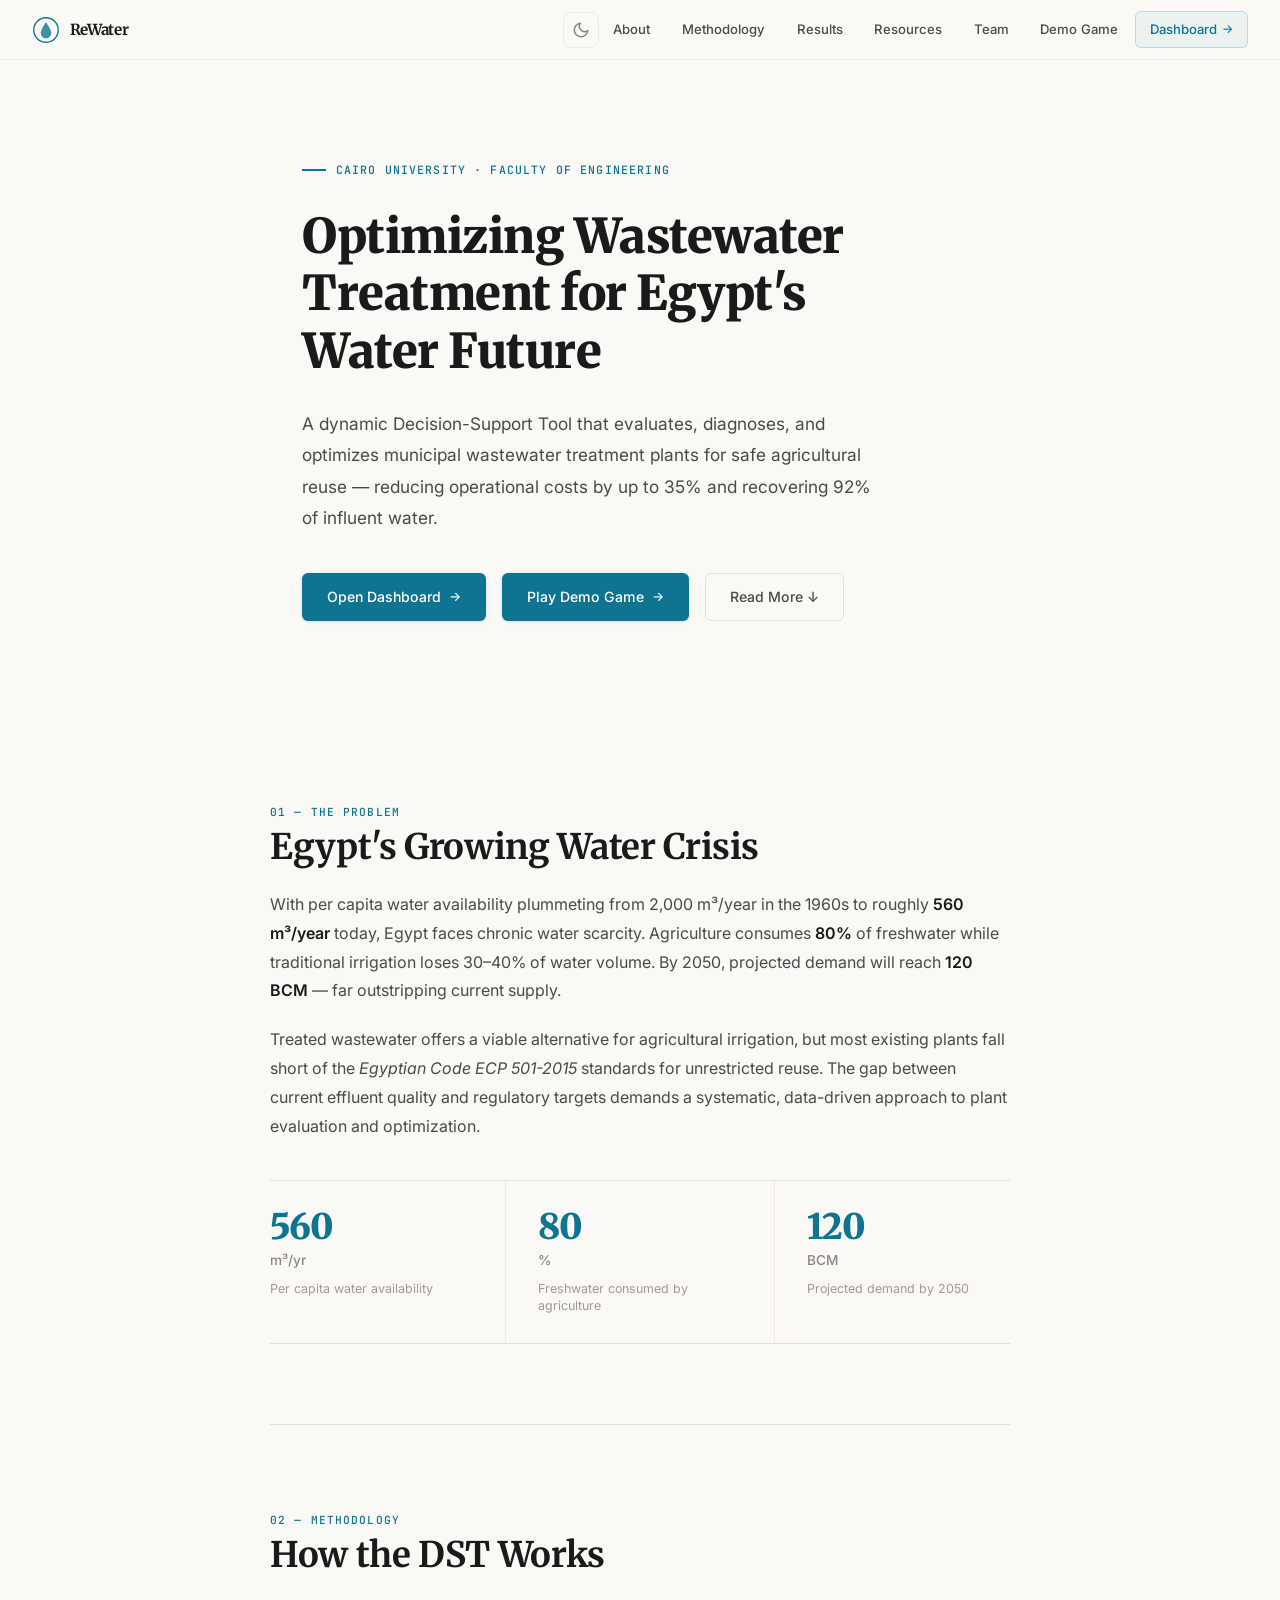
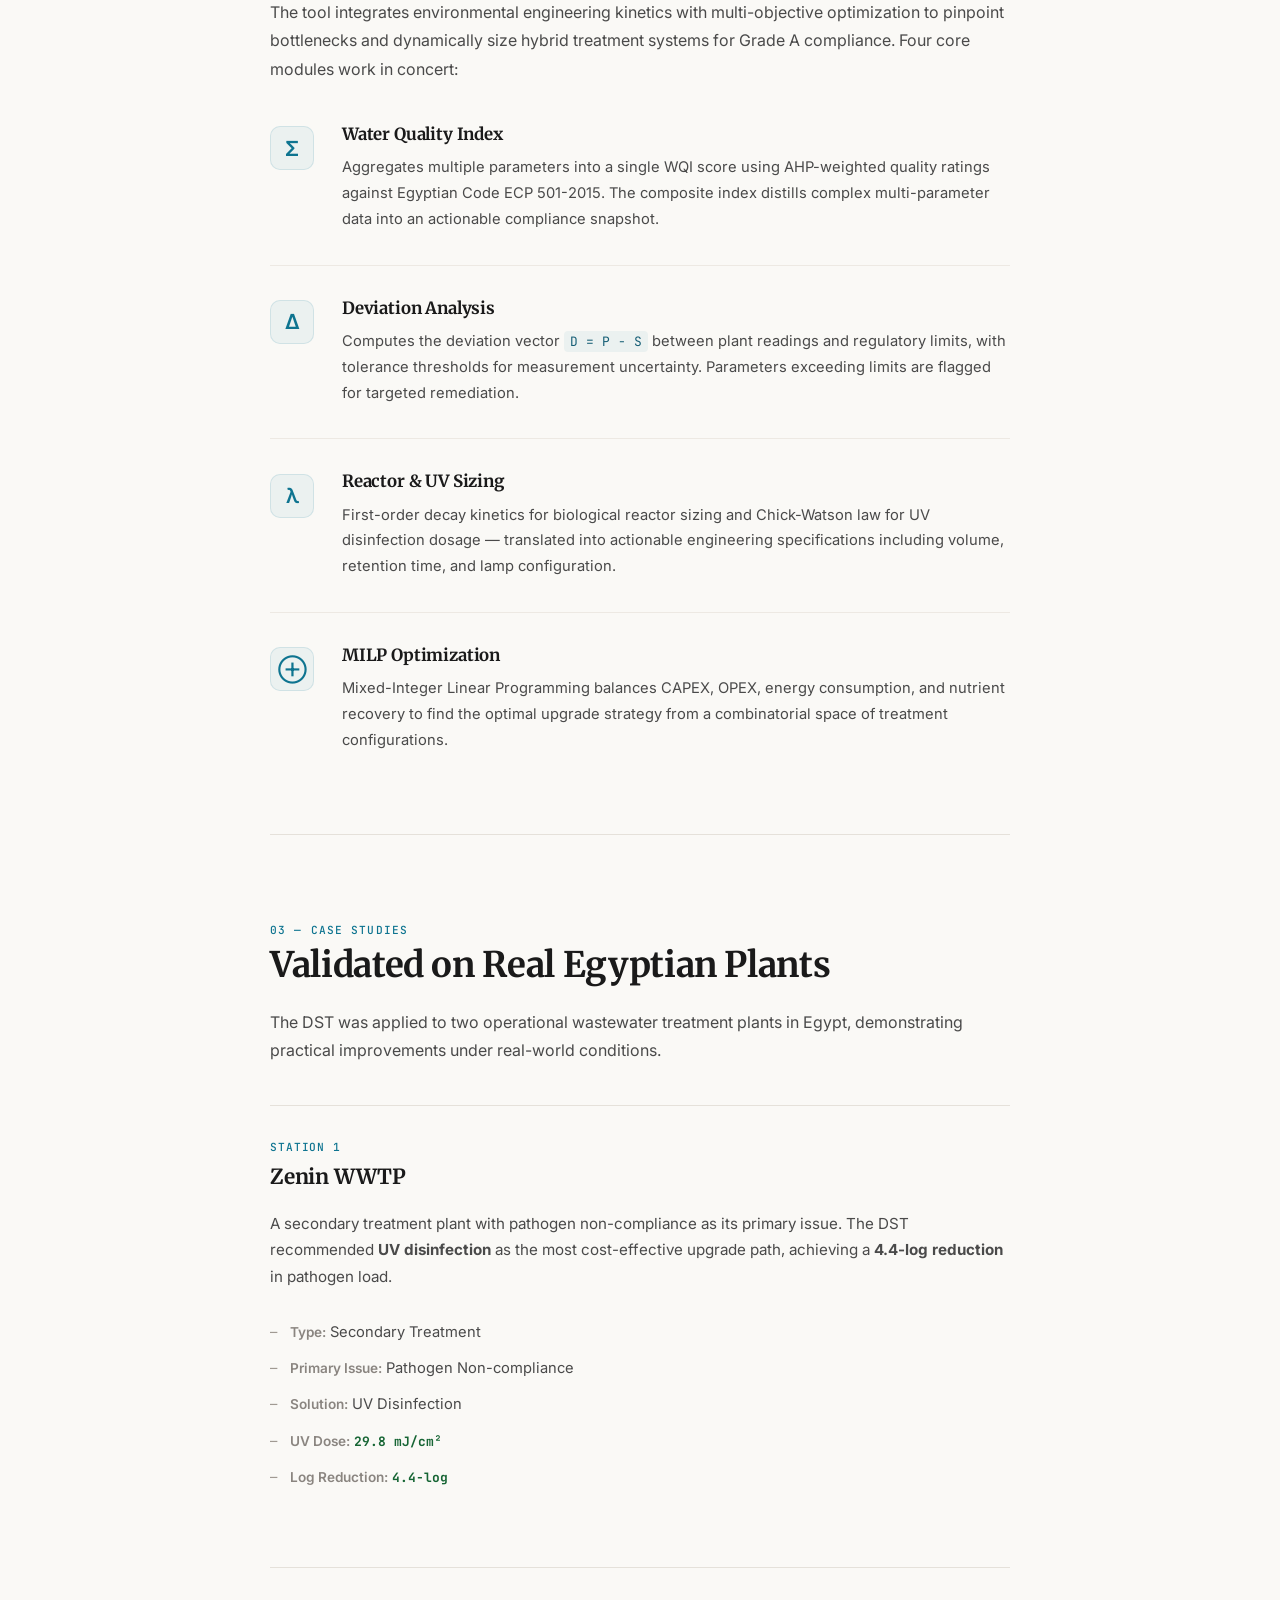
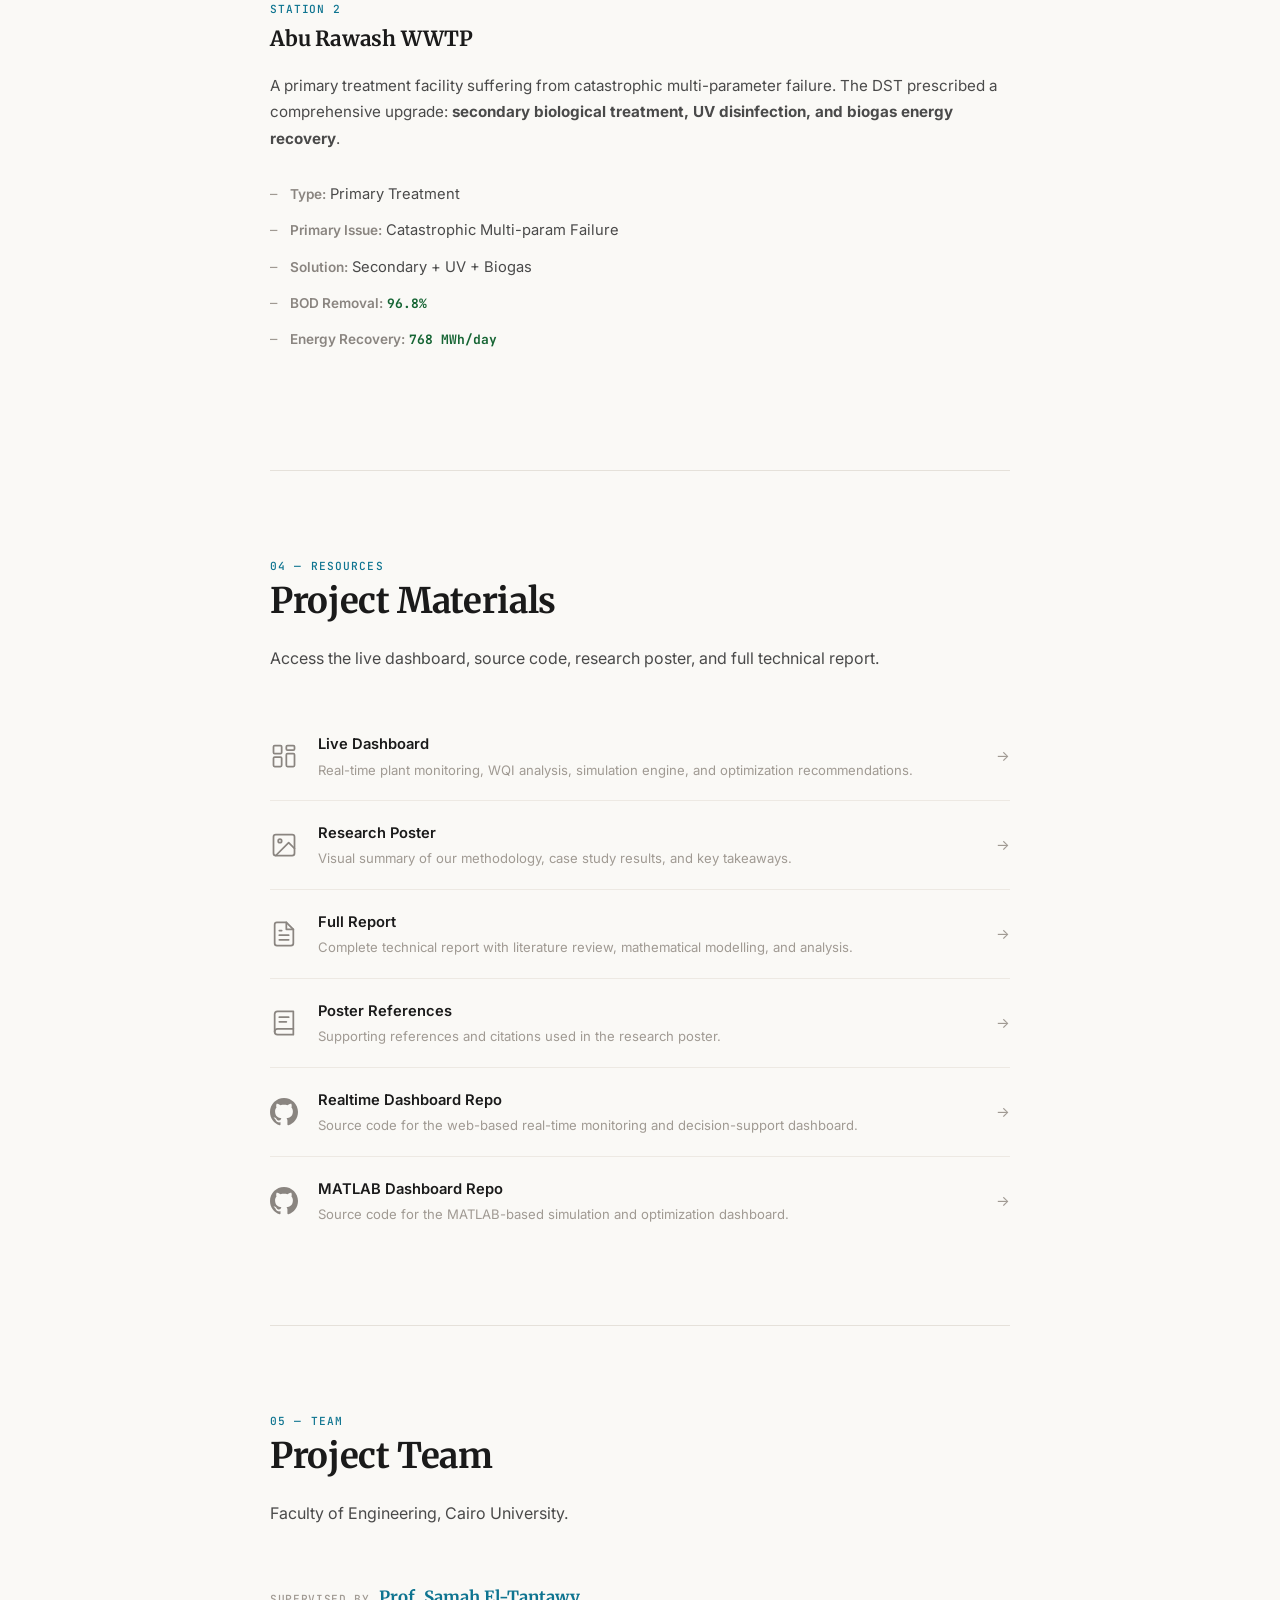
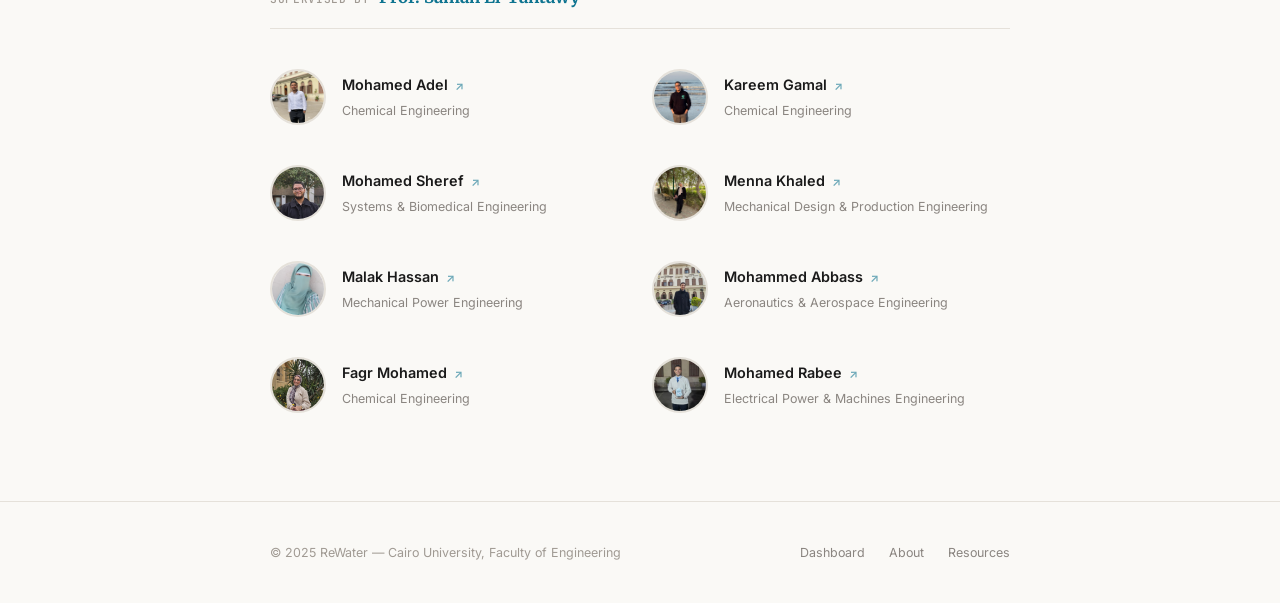
<file: index.html>
<!DOCTYPE html>
<html lang="en">

<head>
    <meta charset="UTF-8">
    <meta name="viewport" content="width=device-width, initial-scale=1.0">
    <meta name="description"
        content="A Decision-Support Tool for optimizing Egyptian wastewater treatment plants — enabling sustainable agricultural water reuse through data-driven analysis.">
    <title>ReWater | Learn More</title>
    <link rel="preconnect" href="https://fonts.googleapis.com">
    <link rel="preconnect" href="https://fonts.gstatic.com" crossorigin>
    <link
        href="https://fonts.googleapis.com/css2?family=Merriweather:ital,wght@0,300;0,400;0,700;0,900;1,300;1,400&family=Inter:wght@300;400;500;600&family=JetBrains+Mono:wght@400;500&display=swap"
        rel="stylesheet">
    <link rel="stylesheet" href="style.css">
</head>

<body>
    <!-- Navigation -->
    <nav class="nav" id="nav">
        <a href="/" class="nav-brand">
            <svg viewBox="0 0 32 32" fill="none" class="nav-logo">
                <circle cx="16" cy="16" r="14" stroke="url(#navGrad)" stroke-width="1.5" fill="none" />
                <path d="M16 7 C16 7 10 15 10 19 C10 22.5 12.7 25.5 16 25.5 C19.3 25.5 22 22.5 22 19 C22 15 16 7 16 7Z"
                    fill="url(#navGrad)" opacity="0.8" />
                <defs>
                    <linearGradient id="navGrad" x1="0" y1="0" x2="32" y2="32">
                        <stop offset="0%" stop-color="#0e7490" />
                        <stop offset="100%" stop-color="#2563eb" />
                    </linearGradient>
                </defs>
            </svg>
            <span class="nav-brand-text">ReWater</span>
        </a>
        <div class="nav-controls">
            <button class="theme-toggle" id="theme-toggle" aria-label="Toggle dark mode">
                <svg class="icon-sun" width="18" height="18" viewBox="0 0 24 24" fill="none" stroke="currentColor"
                    stroke-width="2" stroke-linecap="round" stroke-linejoin="round">
                    <circle cx="12" cy="12" r="5" />
                    <line x1="12" y1="1" x2="12" y2="3" />
                    <line x1="12" y1="21" x2="12" y2="23" />
                    <line x1="4.22" y1="4.22" x2="5.64" y2="5.64" />
                    <line x1="18.36" y1="18.36" x2="19.78" y2="19.78" />
                    <line x1="1" y1="12" x2="3" y2="12" />
                    <line x1="21" y1="12" x2="23" y2="12" />
                    <line x1="4.22" y1="19.78" x2="5.64" y2="18.36" />
                    <line x1="18.36" y1="5.64" x2="19.78" y2="4.22" />
                </svg>
                <svg class="icon-moon" width="18" height="18" viewBox="0 0 24 24" fill="none" stroke="currentColor"
                    stroke-width="2" stroke-linecap="round" stroke-linejoin="round">
                    <path d="M21 12.79A9 9 0 1 1 11.21 3 7 7 0 0 0 21 12.79z" />
                </svg>
            </button>
            <button class="nav-toggle" id="nav-toggle" aria-label="Toggle menu">
                <svg width="24" height="24" viewBox="0 0 24 24" fill="none" stroke="currentColor" stroke-width="2"
                    stroke-linecap="round">
                    <line x1="3" y1="6" x2="21" y2="6" />
                    <line x1="3" y1="12" x2="21" y2="12" />
                    <line x1="3" y1="18" x2="21" y2="18" />
                </svg>
            </button>
        </div>
        <div class="nav-links" id="nav-links">
            <a href="#about" class="nav-link">About</a>
            <a href="#methodology" class="nav-link">Methodology</a>
            <a href="#results" class="nav-link">Results</a>
            <a href="#resources" class="nav-link">Resources</a>
            <a href="#team" class="nav-link">Team</a>
            <a href="game/index.html" class="nav-link">Demo Game</a>
            <a href="https://aqua-jokers.up.railway.app/" class="nav-link nav-link--primary" target="_blank"
                rel="noopener">Dashboard <span class="arrow">→</span></a>
        </div>
    </nav>

    <!-- Hero -->
    <header class="hero" id="hero">
        <div class="hero-kicker anim-fade" data-delay="1">Cairo University · Faculty of Engineering</div>
        <h1 class="hero-title anim-fade" data-delay="2">
            Optimizing Wastewater Treatment for Egypt's Water Future
        </h1>
        <p class="hero-subtitle anim-fade" data-delay="3">
            A dynamic Decision-Support Tool that evaluates, diagnoses, and optimizes
            municipal wastewater treatment plants for safe agricultural reuse — reducing
            operational costs by up to 35% and recovering 92% of influent water.
        </p>
        <div class="hero-actions anim-fade" data-delay="4">
            <a href="https://aqua-jokers.up.railway.app/" class="btn btn-primary" id="btn-dashboard" target="_blank"
                rel="noopener">Open Dashboard <span class="arrow">→</span></a>
            <a href="game/index.html" class="btn btn-primary">Play Demo Game <span class="arrow">→</span></a>
            <a href="#about" class="btn btn-ghost">Read More ↓</a>
        </div>
    </header>

    <main>
        <!-- About / Problem -->
        <section class="section" id="about">
            <div class="section-inner reveal">
                <span class="section-label">01 — The Problem</span>
                <h2>Egypt's Growing Water Crisis</h2>
                <div class="prose">
                    <p>
                        With per capita water availability plummeting from 2,000 m³/year in the 1960s to
                        roughly <strong>560 m³/year</strong> today, Egypt faces chronic water scarcity. Agriculture
                        consumes
                        <strong>80%</strong> of freshwater while traditional irrigation loses 30–40% of water volume.
                        By 2050, projected demand will reach <strong>120 BCM</strong> — far outstripping current supply.
                    </p>
                    <p>
                        Treated wastewater offers a viable alternative for agricultural irrigation, but most
                        existing plants fall short of the <em>Egyptian Code ECP 501-2015</em> standards for
                        unrestricted reuse. The gap between current effluent quality and regulatory targets
                        demands a systematic, data-driven approach to plant evaluation and optimization.
                    </p>
                </div>

                <div class="stat-strip">
                    <div class="stat">
                        <span class="stat-value">560</span>
                        <span class="stat-unit">m³/yr</span>
                        <span class="stat-caption">Per capita water availability</span>
                    </div>
                    <div class="stat">
                        <span class="stat-value">80</span>
                        <span class="stat-unit">%</span>
                        <span class="stat-caption">Freshwater consumed by agriculture</span>
                    </div>
                    <div class="stat">
                        <span class="stat-value">120</span>
                        <span class="stat-unit">BCM</span>
                        <span class="stat-caption">Projected demand by 2050</span>
                    </div>
                </div>
            </div>
        </section>

        <hr class="divider">

        <!-- Methodology -->
        <section class="section" id="methodology">
            <div class="section-inner reveal">
                <span class="section-label">02 — Methodology</span>
                <h2>How the DST Works</h2>
                <div class="prose">
                    <p>
                        The tool integrates environmental engineering kinetics with multi-objective
                        optimization to pinpoint bottlenecks and dynamically size hybrid treatment
                        systems for Grade A compliance. Four core modules work in concert:
                    </p>
                </div>

                <div class="method-list">
                    <div class="method-item reveal">
                        <span class="method-symbol">Σ</span>
                        <div class="method-body">
                            <h3>Water Quality Index</h3>
                            <p>
                                Aggregates multiple parameters into a single WQI score using AHP-weighted
                                quality ratings against Egyptian Code ECP 501-2015. The composite index
                                distills complex multi-parameter data into an actionable compliance snapshot.
                            </p>
                        </div>
                    </div>

                    <div class="method-item reveal">
                        <span class="method-symbol">Δ</span>
                        <div class="method-body">
                            <h3>Deviation Analysis</h3>
                            <p>
                                Computes the deviation vector <code>D = P − S</code> between plant readings and
                                regulatory limits, with tolerance thresholds for measurement uncertainty. Parameters
                                exceeding limits are flagged for targeted remediation.
                            </p>
                        </div>
                    </div>

                    <div class="method-item reveal">
                        <span class="method-symbol">λ</span>
                        <div class="method-body">
                            <h3>Reactor & UV Sizing</h3>
                            <p>
                                First-order decay kinetics for biological reactor sizing and Chick-Watson law
                                for UV disinfection dosage — translated into actionable engineering specifications
                                including volume, retention time, and lamp configuration.
                            </p>
                        </div>
                    </div>

                    <div class="method-item reveal">
                        <span class="method-symbol">⊕</span>
                        <div class="method-body">
                            <h3>MILP Optimization</h3>
                            <p>
                                Mixed-Integer Linear Programming balances CAPEX, OPEX, energy consumption,
                                and nutrient recovery to find the optimal upgrade strategy from a combinatorial
                                space of treatment configurations.
                            </p>
                        </div>
                    </div>
                </div>
            </div>
        </section>

        <hr class="divider">

        <!-- Results / Case Studies -->
        <section class="section" id="results">
            <div class="section-inner reveal">
                <span class="section-label">03 — Case Studies</span>
                <h2>Validated on Real Egyptian Plants</h2>
                <div class="prose">
                    <p>
                        The DST was applied to two operational wastewater treatment plants in Egypt,
                        demonstrating practical improvements under real-world conditions.
                    </p>
                </div>

                <article class="case-study reveal">
                    <div class="case-header">
                        <span class="case-number">Station 1</span>
                        <h3>Zenin WWTP</h3>
                    </div>
                    <div class="case-content">
                        <p>
                            A secondary treatment plant with pathogen non-compliance as its primary issue.
                            The DST recommended <strong>UV disinfection</strong> as the most cost-effective
                            upgrade path, achieving a <strong>4.4-log reduction</strong> in pathogen load.
                        </p>
                        <ul class="case-bullets">
                            <li><span class="bullet-label">Type:</span> Secondary Treatment</li>
                            <li><span class="bullet-label">Primary Issue:</span> Pathogen Non-compliance</li>
                            <li><span class="bullet-label">Solution:</span> UV Disinfection</li>
                            <li><span class="bullet-label">UV Dose:</span> <strong class="highlight">29.8
                                    mJ/cm²</strong></li>
                            <li><span class="bullet-label">Log Reduction:</span> <strong
                                    class="highlight">4.4-log</strong></li>
                        </ul>
                    </div>
                </article>

                <article class="case-study reveal">
                    <div class="case-header">
                        <span class="case-number">Station 2</span>
                        <h3>Abu Rawash WWTP</h3>
                    </div>
                    <div class="case-content">
                        <p>
                            A primary treatment facility suffering from catastrophic multi-parameter failure.
                            The DST prescribed a comprehensive upgrade: <strong>secondary biological treatment,
                                UV disinfection, and biogas energy recovery</strong>.
                        </p>
                        <ul class="case-bullets">
                            <li><span class="bullet-label">Type:</span> Primary Treatment</li>
                            <li><span class="bullet-label">Primary Issue:</span> Catastrophic Multi-param Failure</li>
                            <li><span class="bullet-label">Solution:</span> Secondary + UV + Biogas</li>
                            <li><span class="bullet-label">BOD Removal:</span> <strong class="highlight">96.8%</strong>
                            </li>
                            <li><span class="bullet-label">Energy Recovery:</span> <strong class="highlight">768
                                    MWh/day</strong></li>
                        </ul>
                    </div>
                </article>
            </div>
        </section>

        <hr class="divider">

        <!-- Resources -->
        <section class="section" id="resources">
            <div class="section-inner reveal">
                <span class="section-label">04 — Resources</span>
                <h2>Project Materials</h2>
                <div class="prose">
                    <p>
                        Access the live dashboard, source code, research poster, and full technical report.
                    </p>
                </div>

                <ul class="resource-list">
                    <li class="resource-item">
                        <a href="https://aqua-jokers.up.railway.app/" target="_blank" rel="noopener"
                            class="resource-link" id="resource-dashboard">
                            <span class="resource-icon">
                                <svg viewBox="0 0 24 24" fill="none" stroke="currentColor" stroke-width="1.5"
                                    stroke-linecap="round" stroke-linejoin="round">
                                    <rect x="3" y="3" width="7" height="7" rx="1" />
                                    <rect x="14" y="3" width="7" height="4" rx="1" />
                                    <rect x="14" y="10" width="7" height="11" rx="1" />
                                    <rect x="3" y="13" width="7" height="8" rx="1" />
                                </svg>
                            </span>
                            <span class="resource-text">
                                <strong>Live Dashboard</strong>
                                <span>Real-time plant monitoring, WQI analysis, simulation engine, and optimization
                                    recommendations.</span>
                            </span>
                            <span class="resource-arrow">→</span>
                        </a>
                    </li>
                    <li class="resource-item">
                        <a href="https://drive.google.com/file/d/1F8S_6lDQwGZ-6_InFYoDV-iAZ7H4aVz4/view?usp=drive_link"
                            target="_blank" rel="noopener" class="resource-link" id="resource-poster">
                            <span class="resource-icon">
                                <svg viewBox="0 0 24 24" fill="none" stroke="currentColor" stroke-width="1.5"
                                    stroke-linecap="round" stroke-linejoin="round">
                                    <rect x="3" y="3" width="18" height="18" rx="2" />
                                    <circle cx="8.5" cy="8.5" r="1.5" />
                                    <path d="M21 15l-5-5L5 21" />
                                </svg>
                            </span>
                            <span class="resource-text">
                                <strong>Research Poster</strong>
                                <span>Visual summary of our methodology, case study results, and key takeaways.</span>
                            </span>
                            <span class="resource-arrow">→</span>
                        </a>
                    </li>
                    <li class="resource-item">
                        <a href="https://drive.google.com/file/d/1kmgJVwlMp7bI6YnoC-Ce6Fki9peo1pNg/view?usp=drive_link"
                            target="_blank" rel="noopener" class="resource-link" id="resource-report">
                            <span class="resource-icon">
                                <svg viewBox="0 0 24 24" fill="none" stroke="currentColor" stroke-width="1.5"
                                    stroke-linecap="round" stroke-linejoin="round">
                                    <path d="M14 2H6a2 2 0 00-2 2v16a2 2 0 002 2h12a2 2 0 002-2V8z" />
                                    <polyline points="14 2 14 8 20 8" />
                                    <line x1="16" y1="13" x2="8" y2="13" />
                                    <line x1="16" y1="17" x2="8" y2="17" />
                                    <line x1="10" y1="9" x2="8" y2="9" />
                                </svg>
                            </span>
                            <span class="resource-text">
                                <strong>Full Report</strong>
                                <span>Complete technical report with literature review, mathematical modelling, and
                                    analysis.</span>
                            </span>
                            <span class="resource-arrow">→</span>
                        </a>
                    </li>
                    <li class="resource-item">
                        <a href="https://drive.google.com/file/d/1fYaI6Lo-sH-uHoBbtA8k-HZCbzqavpZR/view?usp=drive_link"
                            target="_blank" rel="noopener" class="resource-link" id="resource-poster-refs">
                            <span class="resource-icon">
                                <svg viewBox="0 0 24 24" fill="none" stroke="currentColor" stroke-width="1.5"
                                    stroke-linecap="round" stroke-linejoin="round">
                                    <path d="M4 19.5A2.5 2.5 0 016.5 17H20" />
                                    <path d="M6.5 2H20v20H6.5A2.5 2.5 0 014 19.5v-15A2.5 2.5 0 016.5 2z" />
                                    <line x1="8" y1="7" x2="16" y2="7" />
                                    <line x1="8" y1="11" x2="14" y2="11" />
                                </svg>
                            </span>
                            <span class="resource-text">
                                <strong>Poster References</strong>
                                <span>Supporting references and citations used in the research poster.</span>
                            </span>
                            <span class="resource-arrow">→</span>
                        </a>
                    </li>
                    <li class="resource-item">
                        <a href="https://github.com/MhmdSheref/water-treatment" target="_blank" rel="noopener"
                            class="resource-link" id="resource-realtime-repo">
                            <span class="resource-icon">
                                <svg viewBox="0 0 24 24" fill="currentColor">
                                    <path
                                        d="M12 0C5.37 0 0 5.37 0 12c0 5.3 3.438 9.8 8.205 11.385.6.113.82-.258.82-.577 0-.285-.01-1.04-.015-2.04-3.338.724-4.042-1.61-4.042-1.61-.546-1.385-1.335-1.755-1.335-1.755-1.087-.744.084-.729.084-.729 1.205.084 1.838 1.236 1.838 1.236 1.07 1.835 2.809 1.305 3.495.998.108-.776.417-1.305.76-1.605-2.665-.3-5.466-1.332-5.466-5.93 0-1.31.465-2.38 1.235-3.22-.135-.303-.54-1.523.105-3.176 0 0 1.005-.322 3.3 1.23.96-.267 1.98-.399 3-.405 1.02.006 2.04.138 3 .405 2.28-1.552 3.285-1.23 3.285-1.23.645 1.653.24 2.873.12 3.176.765.84 1.23 1.91 1.23 3.22 0 4.61-2.805 5.625-5.475 5.92.42.36.81 1.096.81 2.22 0 1.605-.015 2.896-.015 3.286 0 .315.21.694.825.576C20.565 21.795 24 17.295 24 12 24 5.37 18.63 0 12 0z" />
                                </svg>
                            </span>
                            <span class="resource-text">
                                <strong>Realtime Dashboard Repo</strong>
                                <span>Source code for the web-based real-time monitoring and decision-support
                                    dashboard.</span>
                            </span>
                            <span class="resource-arrow">→</span>
                        </a>
                    </li>
                    <li class="resource-item">
                        <a href="#" class="resource-link" id="resource-matlab-repo" target="_blank" rel="noopener">
                            <span class="resource-icon">
                                <svg viewBox="0 0 24 24" fill="currentColor">
                                    <path
                                        d="M12 0C5.37 0 0 5.37 0 12c0 5.3 3.438 9.8 8.205 11.385.6.113.82-.258.82-.577 0-.285-.01-1.04-.015-2.04-3.338.724-4.042-1.61-4.042-1.61-.546-1.385-1.335-1.755-1.335-1.755-1.087-.744.084-.729.084-.729 1.205.084 1.838 1.236 1.838 1.236 1.07 1.835 2.809 1.305 3.495.998.108-.776.417-1.305.76-1.605-2.665-.3-5.466-1.332-5.466-5.93 0-1.31.465-2.38 1.235-3.22-.135-.303-.54-1.523.105-3.176 0 0 1.005-.322 3.3 1.23.96-.267 1.98-.399 3-.405 1.02.006 2.04.138 3 .405 2.28-1.552 3.285-1.23 3.285-1.23.645 1.653.24 2.873.12 3.176.765.84 1.23 1.91 1.23 3.22 0 4.61-2.805 5.625-5.475 5.92.42.36.81 1.096.81 2.22 0 1.605-.015 2.896-.015 3.286 0 .315.21.694.825.576C20.565 21.795 24 17.295 24 12 24 5.37 18.63 0 12 0z" />
                                </svg>
                            </span>
                            <span class="resource-text">
                                <strong>MATLAB Dashboard Repo</strong>
                                <span>Source code for the MATLAB-based simulation and optimization dashboard.</span>
                            </span>
                            <span class="resource-arrow">→</span>
                        </a>
                    </li>
                </ul>
            </div>
        </section>

        <hr class="divider">

        <!-- Team -->
        <section class="section" id="team">
            <div class="section-inner reveal">
                <span class="section-label">05 — Team</span>
                <h2>Project Team</h2>
                <div class="prose">
                    <p>Faculty of Engineering, Cairo University.</p>
                </div>

                <div class="supervisor">
                    <span class="supervisor-label">Supervised by</span>
                    <span class="supervisor-name">Prof. Samah El-Tantawy</span>
                </div>

                <div class="team-grid">
                    <a href="https://www.linkedin.com/in/mohamed-adel-333115373/" target="_blank" rel="noopener" class="team-member reveal">
                        <img src="members/Mohamed Adel.jpeg" alt="Mohamed Adel" class="team-photo" loading="lazy">
                        <div class="team-info">
                            <strong class="team-name">Mohamed Adel <span class="team-arrow">↗</span></strong>
                            <span class="team-dept">Chemical Engineering</span>
                        </div>
                    </a>
                    <a href="https://www.linkedin.com/in/kareem-gamal-487b27364/" target="_blank" rel="noopener" class="team-member reveal">
                        <img src="members/Kareem Gamal.jpeg" alt="Kareem Gamal" class="team-photo" loading="lazy">
                        <div class="team-info">
                            <strong class="team-name">Kareem Gamal <span class="team-arrow">↗</span></strong>
                            <span class="team-dept">Chemical Engineering</span>
                        </div>
                    </a>
                    <a href="https://www.linkedin.com/in/mohamed-sheref-elezaly/" target="_blank" rel="noopener" class="team-member reveal">
                        <img src="members/Mohamed Sheref.jpeg" alt="Mohamed Sheref" class="team-photo" loading="lazy">
                        <div class="team-info">
                            <strong class="team-name">Mohamed Sheref <span class="team-arrow">↗</span></strong>
                            <span class="team-dept">Systems & Biomedical Engineering</span>
                        </div>
                    </a>
                    <a href="https://www.linkedin.com/in/menna-khaled-2009b0243/" target="_blank" rel="noopener" class="team-member reveal">
                        <img src="members/Menna Khaled.jpeg" alt="Menna Khaled" class="team-photo" loading="lazy">
                        <div class="team-info">
                            <strong class="team-name">Menna Khaled <span class="team-arrow">↗</span></strong>
                            <span class="team-dept">Mechanical Design & Production Engineering</span>
                        </div>
                    </a>
                    <a href="https://www.linkedin.com/in/malak-hassan-ba59a1317/" target="_blank" rel="noopener" class="team-member reveal">
                        <img src="members/Malak Hassan.jpeg" alt="Malak Hassan" class="team-photo" loading="lazy">
                        <div class="team-info">
                            <strong class="team-name">Malak Hassan <span class="team-arrow">↗</span></strong>
                            <span class="team-dept">Mechanical Power Engineering</span>
                        </div>
                    </a>
                    <a href="https://www.linkedin.com/in/mohammed-abbass-4815b3357/" target="_blank" rel="noopener" class="team-member reveal">
                        <img src="members/Mohammed Abbas.jpeg" alt="Mohammed Abbas" class="team-photo" loading="lazy">
                        <div class="team-info">
                            <strong class="team-name">Mohammed Abbass <span class="team-arrow">↗</span></strong>
                            <span class="team-dept">Aeronautics & Aerospace Engineering</span>
                        </div>
                    </a>
                    <a href="https://www.linkedin.com/in/fagr-abdelrahman-a427bb386/" target="_blank" rel="noopener" class="team-member reveal">
                        <img src="members/Fagr Mohamed.jpeg" alt="Fagr Mohamed" class="team-photo" loading="lazy">
                        <div class="team-info">
                            <strong class="team-name">Fagr Mohamed <span class="team-arrow">↗</span></strong>
                            <span class="team-dept">Chemical Engineering</span>
                        </div>
                    </a>
                    <a href="https://www.linkedin.com/in/mohamed-rabee-b260a2371/" target="_blank" rel="noopener" class="team-member reveal">
                        <img src="members/Mohamed Rabia.jpeg" alt="Mohamed Rabee" class="team-photo" loading="lazy">
                        <div class="team-info">
                            <strong class="team-name">Mohamed Rabee <span class="team-arrow">↗</span></strong>
                            <span class="team-dept">Electrical Power & Machines Engineering</span>
                        </div>
                    </a>
                </div>
            </div>
        </section>
    </main>

    <!-- Footer -->
    <footer class="footer">
        <div class="footer-inner">
            <span class="footer-text">© 2025 ReWater — Cairo University, Faculty of Engineering</span>
            <div class="footer-links">
                <a href="https://aqua-jokers.up.railway.app/" target="_blank" rel="noopener">Dashboard</a>
                <a href="#about">About</a>
                <a href="#resources">Resources</a>
            </div>
        </div>
    </footer>

    <script src="script.js"></script>
</body>

</html>
</file>
<file: style.css>
/* ================================================================
   ReWater — Research-Oriented Design with Light/Dark Theme
   ================================================================ */

/* ---- Design Tokens (Light — default) ---- */
:root {
    --bg: #faf9f6;
    --bg-warm: #f5f3ef;
    --surface: #ffffff;
    --border: #e5e1da;
    --border-light: #ede9e3;

    --text: #1a1a1a;
    --text-secondary: #4a4a4a;
    --text-muted: #8a8580;
    --text-caption: #a09a93;

    --accent: #0e7490;
    --accent-deep: #155e75;
    --accent-light: #e0f2fe;
    --accent-wash: rgba(14, 116, 144, 0.06);

    --accent-border: rgba(14, 116, 144, 0.2);
    --accent-border-hover: rgba(14, 116, 144, 0.35);
    --accent-hover-bg: rgba(14, 116, 144, 0.1);
    --accent-glow: rgba(14, 116, 144, 0.2);
    --accent-glow-strong: rgba(14, 116, 144, 0.25);
    --accent-symbol-border: rgba(14, 116, 144, 0.12);

    --green: #166534;
    --green-wash: rgba(22, 101, 52, 0.08);

    --nav-bg: rgba(250, 249, 246, 0.85);
    --nav-shadow: rgba(0, 0, 0, 0.06);
    --hover-bg: rgba(0, 0, 0, 0.03);
    --btn-ghost-hover-bg: rgba(0, 0, 0, 0.02);
    --scrollbar-thumb: rgba(0, 0, 0, 0.12);
    --scrollbar-thumb-hover: rgba(0, 0, 0, 0.2);

    --serif: 'Merriweather', Georgia, 'Times New Roman', serif;
    --sans: 'Inter', -apple-system, BlinkMacSystemFont, 'Segoe UI', sans-serif;
    --mono: 'JetBrains Mono', 'Fira Code', monospace;

    --max-w: 740px;
    --gutter: 2rem;

    --ease: cubic-bezier(0.25, 0.1, 0.25, 1);

    color-scheme: light;
}

/* ---- Dark Theme ---- */
[data-theme="dark"] {
    --bg: #0f1117;
    --bg-warm: #181a22;
    --surface: #1e2029;
    --border: #2a2d38;
    --border-light: #23262f;

    --text: #e4e4e8;
    --text-secondary: #a8a9b4;
    --text-muted: #6e7082;
    --text-caption: #535560;

    --accent: #22d3ee;
    --accent-deep: #67e8f9;
    --accent-light: rgba(34, 211, 238, 0.1);
    --accent-wash: rgba(34, 211, 238, 0.07);

    --accent-border: rgba(34, 211, 238, 0.2);
    --accent-border-hover: rgba(34, 211, 238, 0.35);
    --accent-hover-bg: rgba(34, 211, 238, 0.1);
    --accent-glow: rgba(34, 211, 238, 0.15);
    --accent-glow-strong: rgba(34, 211, 238, 0.2);
    --accent-symbol-border: rgba(34, 211, 238, 0.15);

    --green: #4ade80;
    --green-wash: rgba(74, 222, 128, 0.08);

    --nav-bg: rgba(15, 17, 23, 0.88);
    --nav-shadow: rgba(0, 0, 0, 0.3);
    --hover-bg: rgba(255, 255, 255, 0.04);
    --btn-ghost-hover-bg: rgba(255, 255, 255, 0.04);
    --scrollbar-thumb: rgba(255, 255, 255, 0.1);
    --scrollbar-thumb-hover: rgba(255, 255, 255, 0.18);

    color-scheme: dark;
}

/* ---- Reset ---- */
*,
*::before,
*::after {
    margin: 0;
    padding: 0;
    box-sizing: border-box;
}

html {
    font-size: 16px;
    scroll-behavior: smooth;
    -webkit-text-size-adjust: 100%;
}

body {
    font-family: var(--sans);
    background: var(--bg);
    color: var(--text);
    line-height: 1.7;
    -webkit-font-smoothing: antialiased;
    -moz-osx-font-smoothing: grayscale;
    overflow-x: hidden;
    transition: background-color 0.35s var(--ease), color 0.35s var(--ease);
}

img {
    max-width: 100%;
    display: block;
}

/* ---- Typography ---- */
h1, h2, h3 {
    font-family: var(--serif);
    font-weight: 700;
    letter-spacing: -0.01em;
    line-height: 1.3;
    color: var(--text);
}

code {
    font-family: var(--mono);
    font-size: 0.88em;
    background: var(--accent-wash);
    color: var(--accent-deep);
    padding: 0.15em 0.45em;
    border-radius: 4px;
}

/* ---- Navigation ---- */
.nav {
    position: fixed;
    top: 0;
    left: 0;
    right: 0;
    z-index: 100;
    height: 60px;
    display: flex;
    align-items: center;
    justify-content: space-between;
    padding: 0 var(--gutter);
    background: var(--nav-bg);
    backdrop-filter: blur(16px);
    -webkit-backdrop-filter: blur(16px);
    border-bottom: 1px solid var(--border-light);
    transition: box-shadow 0.3s var(--ease), background-color 0.35s var(--ease);
}

.nav.scrolled {
    box-shadow: 0 1px 12px var(--nav-shadow);
}

.nav-brand {
    display: flex;
    align-items: center;
    gap: 0.6rem;
    text-decoration: none;
    color: var(--text);
}

.nav-logo {
    width: 28px;
    height: 28px;
    flex-shrink: 0;
}

.nav-brand-text {
    font-family: var(--serif);
    font-weight: 700;
    font-size: 0.95rem;
    letter-spacing: -0.02em;
}

.nav-links {
    display: flex;
    align-items: center;
    gap: 0.15rem;
}

.nav-link {
    display: inline-flex;
    align-items: center;
    gap: 0.35rem;
    padding: 0.4rem 0.85rem;
    font-family: var(--sans);
    font-size: 0.82rem;
    font-weight: 500;
    color: var(--text-secondary);
    text-decoration: none;
    border-radius: 6px;
    transition: all 0.2s var(--ease);
    border: 1px solid transparent;
}

.nav-link:hover {
    color: var(--text);
    background: var(--hover-bg);
}

.nav-link--primary {
    color: var(--accent);
    border-color: var(--accent-border);
    background: var(--accent-wash);
}

.nav-link--primary:hover {
    background: var(--accent-hover-bg);
    border-color: var(--accent-border-hover);
    color: var(--accent-deep);
}

.nav-link .arrow {
    font-size: 0.75rem;
    transition: transform 0.2s var(--ease);
}

.nav-link:hover .arrow {
    transform: translateX(2px);
}

.nav-toggle {
    display: none;
    background: none;
    border: none;
    color: var(--text-muted);
    cursor: pointer;
    padding: 0.25rem;
    line-height: 0;
}

/* ---- Nav Controls (right-side group) ---- */
.nav-controls {
    display: flex;
    align-items: center;
    gap: 0.5rem;
    flex-shrink: 0;
    margin-left: auto;
}

/* ---- Theme Toggle ---- */
.theme-toggle {
    display: flex;
    align-items: center;
    justify-content: center;
    width: 36px;
    height: 36px;
    border: 1px solid var(--border-light);
    border-radius: 8px;
    background: transparent;
    color: var(--text-muted);
    cursor: pointer;
    transition: all 0.2s var(--ease);
    flex-shrink: 0;
}

.theme-toggle:hover {
    color: var(--text);
    background: var(--hover-bg);
    border-color: var(--border);
}

/* In light mode: show moon, hide sun */
.theme-toggle .icon-sun {
    display: none;
}

.theme-toggle .icon-moon {
    display: block;
}

/* In dark mode: show sun, hide moon */
[data-theme="dark"] .theme-toggle .icon-sun {
    display: block;
}

[data-theme="dark"] .theme-toggle .icon-moon {
    display: none;
}

/* ---- Hero ---- */
.hero {
    padding: 10rem var(--gutter) 6rem;
    max-width: var(--max-w);
    margin: 0 auto;
    text-align: left;
}

.hero-kicker {
    font-family: var(--mono);
    font-size: 0.72rem;
    font-weight: 500;
    letter-spacing: 0.1em;
    text-transform: uppercase;
    color: var(--accent);
    margin-bottom: 1.75rem;
    display: flex;
    align-items: center;
    gap: 0.6rem;
}

.hero-kicker::before {
    content: '';
    width: 24px;
    height: 1.5px;
    background: var(--accent);
    flex-shrink: 0;
}

.hero-title {
    font-size: clamp(2rem, 5vw, 3rem);
    font-weight: 900;
    line-height: 1.2;
    margin-bottom: 1.75rem;
    color: var(--text);
    max-width: 620px;
}

.hero-subtitle {
    font-size: 1.08rem;
    color: var(--text-secondary);
    line-height: 1.8;
    margin-bottom: 2.5rem;
    max-width: 580px;
}

.hero-actions {
    display: flex;
    align-items: center;
    gap: 1rem;
    flex-wrap: wrap;
}

/* ---- Buttons ---- */
.btn {
    display: inline-flex;
    align-items: center;
    gap: 0.5rem;
    padding: 0.7rem 1.5rem;
    font-family: var(--sans);
    font-size: 0.88rem;
    font-weight: 500;
    text-decoration: none;
    border: 1px solid transparent;
    border-radius: 6px;
    cursor: pointer;
    transition: all 0.25s var(--ease);
}

.btn-primary {
    background: var(--accent);
    color: #ffffff;
    box-shadow: 0 1px 3px var(--accent-glow);
}

.btn-primary:hover {
    background: var(--accent-deep);
    box-shadow: 0 4px 14px var(--accent-glow-strong);
    transform: translateY(-1px);
}

.btn-ghost {
    color: var(--text-secondary);
    border-color: var(--border);
    background: transparent;
}

.btn-ghost:hover {
    color: var(--text);
    border-color: var(--text-muted);
    background: var(--btn-ghost-hover-bg);
}

.btn .arrow {
    font-size: 0.8rem;
    transition: transform 0.2s var(--ease);
}

.btn:hover .arrow {
    transform: translateX(3px);
}

/* ---- Sections ---- */
.section {
    padding: 5rem var(--gutter);
}

.section-inner {
    max-width: var(--max-w);
    margin: 0 auto;
}

.section-label {
    font-family: var(--mono);
    font-size: 0.7rem;
    font-weight: 500;
    letter-spacing: 0.1em;
    text-transform: uppercase;
    color: var(--accent);
    margin-bottom: 1rem;
}

.section h2 {
    font-size: clamp(1.6rem, 3.5vw, 2.2rem);
    margin-bottom: 1.25rem;
}

/* ---- Prose ---- */
.prose {
    margin-bottom: 2.5rem;
}

.prose p {
    font-size: 1rem;
    color: var(--text-secondary);
    line-height: 1.8;
    margin-bottom: 1.25rem;
}

.prose p:last-child {
    margin-bottom: 0;
}

.prose strong {
    color: var(--text);
    font-weight: 600;
}

.prose em {
    font-style: italic;
}

/* ---- Stats Strip ---- */
.stat-strip {
    display: flex;
    gap: 0;
    margin-top: 2.5rem;
    border-top: 1px solid var(--border);
    border-bottom: 1px solid var(--border);
}

.stat {
    flex: 1;
    padding: 1.75rem 0;
    display: flex;
    flex-direction: column;
    align-items: flex-start;
}

.stat:not(:last-child) {
    border-right: 1px solid var(--border-light);
    padding-right: 2rem;
}

.stat:not(:first-child) {
    padding-left: 2rem;
}

.stat-value {
    font-family: var(--serif);
    font-size: 2.2rem;
    font-weight: 900;
    color: var(--accent);
    line-height: 1;
    letter-spacing: -0.03em;
}

.stat-unit {
    font-family: var(--sans);
    font-size: 0.85rem;
    font-weight: 500;
    color: var(--text-muted);
    margin-top: 0.25rem;
}

.stat-caption {
    font-size: 0.78rem;
    color: var(--text-caption);
    margin-top: 0.5rem;
    line-height: 1.4;
}

/* ---- Divider ---- */
.divider {
    max-width: var(--max-w);
    margin: 0 auto;
    border: none;
    height: 1px;
    background: var(--border);
}

/* ---- Methodology List ---- */
.method-list {
    display: flex;
    flex-direction: column;
    gap: 0;
}

.method-item {
    display: flex;
    gap: 1.75rem;
    padding: 2rem 0;
    border-bottom: 1px solid var(--border-light);
    align-items: flex-start;
}

.method-item:first-child {
    padding-top: 0;
}

.method-item:last-child {
    border-bottom: none;
    padding-bottom: 0;
}

.method-symbol {
    flex-shrink: 0;
    width: 44px;
    height: 44px;
    display: flex;
    align-items: center;
    justify-content: center;
    font-size: 1.3rem;
    font-weight: 600;
    color: var(--accent);
    background: var(--accent-wash);
    border: 1px solid var(--accent-symbol-border);
    border-radius: 10px;
    margin-top: 0.15rem;
}

.method-body h3 {
    font-size: 1.05rem;
    font-weight: 700;
    margin-bottom: 0.6rem;
}

.method-body p {
    font-size: 0.92rem;
    color: var(--text-secondary);
    line-height: 1.75;
}

/* ---- Case Studies ---- */
.case-study {
    margin-top: 2.5rem;
    padding: 2rem 0;
    border-top: 1px solid var(--border);
}

.case-study:first-of-type {
    margin-top: 0;
}

.case-header {
    margin-bottom: 1.25rem;
}

.case-number {
    font-family: var(--mono);
    font-size: 0.7rem;
    font-weight: 500;
    letter-spacing: 0.08em;
    text-transform: uppercase;
    color: var(--accent);
    display: block;
    margin-bottom: 0.4rem;
}

.case-header h3 {
    font-size: 1.3rem;
    font-weight: 700;
}

.case-content p {
    font-size: 0.95rem;
    color: var(--text-secondary);
    line-height: 1.75;
    margin-bottom: 1.5rem;
}

.case-bullets {
    list-style: none;
    padding: 0;
    margin: 0;
}

.case-bullets li {
    font-size: 0.92rem;
    color: var(--text-secondary);
    line-height: 1.7;
    padding: 0.35rem 0;
    padding-left: 1.25rem;
    position: relative;
}

.case-bullets li::before {
    content: '–';
    position: absolute;
    left: 0;
    color: var(--text-caption);
}

.bullet-label {
    font-weight: 600;
    color: var(--text-muted);
    font-size: 0.85rem;
}

.case-bullets .highlight {
    color: var(--green);
    font-family: var(--mono);
    font-size: 0.88em;
    font-weight: 700;
}

/* ---- Resources List ---- */
.resource-list {
    list-style: none;
}

.resource-item {
    border-bottom: 1px solid var(--border-light);
}

.resource-item:last-child {
    border-bottom: none;
}

.resource-link {
    display: flex;
    align-items: center;
    gap: 1.25rem;
    padding: 1.25rem 0;
    text-decoration: none;
    color: var(--text);
    transition: all 0.2s var(--ease);
}

.resource-link:hover {
    padding-left: 0.5rem;
}

.resource-icon {
    width: 28px;
    height: 28px;
    flex-shrink: 0;
    color: var(--text-muted);
    transition: color 0.2s var(--ease);
}

.resource-icon svg {
    width: 100%;
    height: 100%;
}

.resource-link:hover .resource-icon {
    color: var(--accent);
}

.resource-text {
    flex: 1;
    display: flex;
    flex-direction: column;
    gap: 0.2rem;
}

.resource-text strong {
    font-size: 0.92rem;
    font-weight: 600;
    transition: color 0.2s var(--ease);
}

.resource-link:hover .resource-text strong {
    color: var(--accent);
}

.resource-text span {
    font-size: 0.82rem;
    color: var(--text-caption);
    line-height: 1.5;
}

.resource-arrow {
    font-size: 0.9rem;
    color: var(--text-caption);
    flex-shrink: 0;
    transition: all 0.2s var(--ease);
}

.resource-link:hover .resource-arrow {
    color: var(--accent);
    transform: translateX(3px);
}

/* ---- Supervisor ---- */
.supervisor {
    display: flex;
    align-items: baseline;
    gap: 0.6rem;
    flex-wrap: wrap;
    padding: 1rem 0;
    margin-bottom: 2rem;
    border-bottom: 1px solid var(--border);
}

.supervisor-label {
    font-family: var(--mono);
    font-size: 0.7rem;
    font-weight: 500;
    letter-spacing: 0.06em;
    text-transform: uppercase;
    color: var(--text-caption);
}

.supervisor-name {
    font-family: var(--serif);
    font-size: 1.05rem;
    font-weight: 700;
    color: var(--accent);
}

/* ---- Team Grid ---- */
.team-grid {
    display: grid;
    grid-template-columns: repeat(auto-fill, minmax(280px, 1fr));
    gap: 1.5rem;
}

.team-member {
    display: flex;
    align-items: center;
    gap: 1rem;
    padding: 0.5rem 0;
    text-decoration: none;
    transition: transform 0.2s var(--ease);
}

.team-member:hover {
    transform: translateX(4px);
}

.team-arrow {
    display: inline-block;
    font-size: 0.8em;
    color: var(--accent);
    opacity: 0.6;
    margin-left: 0.2rem;
    transition: all 0.2s var(--ease);
}

.team-member:hover .team-arrow {
    opacity: 1;
    transform: translateX(3px) translateY(-3px);
}

.team-photo {
    width: 56px;
    height: 56px;
    border-radius: 50%;
    object-fit: cover;
    flex-shrink: 0;
    border: 2px solid var(--border);
    transition: border-color 0.3s var(--ease);
}

.team-member:hover .team-photo {
    border-color: var(--accent);
}

.team-photo--placeholder {
    background: var(--bg-warm);
    display: flex;
    align-items: center;
    justify-content: center;
}

.team-photo--placeholder span {
    font-size: 1rem;
    font-weight: 600;
    color: var(--text-caption);
    user-select: none;
}

.team-info {
    display: flex;
    flex-direction: column;
    gap: 0.15rem;
}

.team-name {
    font-size: 0.9rem;
    font-weight: 600;
    color: var(--text);
}

.team-dept {
    font-size: 0.78rem;
    color: var(--text-muted);
}

/* ---- Footer ---- */
.footer {
    border-top: 1px solid var(--border);
    padding: 2.5rem var(--gutter);
}

.footer-inner {
    max-width: var(--max-w);
    margin: 0 auto;
    display: flex;
    align-items: center;
    justify-content: space-between;
    flex-wrap: wrap;
    gap: 1rem;
}

.footer-text {
    font-size: 0.78rem;
    color: var(--text-caption);
}

.footer-links {
    display: flex;
    gap: 1.5rem;
}

.footer-links a {
    font-size: 0.78rem;
    color: var(--text-muted);
    text-decoration: none;
    transition: color 0.2s var(--ease);
}

.footer-links a:hover {
    color: var(--text);
}

/* ---- Animations ---- */
.anim-fade {
    opacity: 0;
    transform: translateY(16px);
    animation: fadeUp 0.7s var(--ease) forwards;
}

.anim-fade[data-delay="1"] { animation-delay: 0.15s; }
.anim-fade[data-delay="2"] { animation-delay: 0.3s; }
.anim-fade[data-delay="3"] { animation-delay: 0.45s; }
.anim-fade[data-delay="4"] { animation-delay: 0.6s; }

@keyframes fadeUp {
    from {
        opacity: 0;
        transform: translateY(16px);
    }
    to {
        opacity: 1;
        transform: translateY(0);
    }
}

/* Scroll reveal */
.reveal {
    opacity: 0;
    transform: translateY(20px);
    transition: opacity 0.6s var(--ease), transform 0.6s var(--ease);
}

.reveal.visible {
    opacity: 1;
    transform: translateY(0);
}

/* ---- Scrollbar ---- */
::-webkit-scrollbar {
    width: 6px;
}

::-webkit-scrollbar-track {
    background: transparent;
}

::-webkit-scrollbar-thumb {
    background: var(--scrollbar-thumb);
    border-radius: 3px;
}

::-webkit-scrollbar-thumb:hover {
    background: var(--scrollbar-thumb-hover);
}

/* ================================================================
   Responsive
   ================================================================ */

@media (max-width: 768px) {
    :root {
        --gutter: 1.5rem;
    }

    .nav {
        padding: 0 1.25rem;
    }

    .nav-links {
        display: none;
        position: fixed;
        top: 60px;
        left: 0;
        right: 0;
        background: var(--nav-bg);
        backdrop-filter: blur(16px);
        -webkit-backdrop-filter: blur(16px);
        border-bottom: 1px solid var(--border);
        flex-direction: column;
        padding: 1rem;
        gap: 0.25rem;
        z-index: 99;
    }

    .nav-links.open {
        display: flex;
    }

    .nav-toggle {
        display: flex;
        align-items: center;
        justify-content: center;
    }

    .hero {
        padding: 7rem 1.5rem 3.5rem;
    }

    .hero-title {
        font-size: 1.8rem;
    }

    .hero-subtitle {
        font-size: 0.95rem;
    }

    .hero-actions {
        flex-direction: column;
        gap: 0.75rem;
    }

    .btn {
        width: 100%;
        justify-content: center;
    }

    .section {
        padding: 3.5rem 1.5rem;
    }

    /* Stats go vertical */
    .stat-strip {
        flex-direction: column;
    }

    .stat:not(:last-child) {
        border-right: none;
        border-bottom: 1px solid var(--border-light);
        padding-right: 0;
        padding-bottom: 1.25rem;
    }

    .stat:not(:first-child) {
        padding-left: 0;
        padding-top: 1.25rem;
    }

    /* Methodology */
    .method-item {
        flex-direction: column;
        gap: 1rem;
    }


    /* Team */
    .team-grid {
        grid-template-columns: 1fr;
    }

    /* Footer */
    .footer-inner {
        flex-direction: column;
        text-align: center;
    }
}

@media (max-width: 480px) {
    :root {
        --gutter: 1.25rem;
    }

    .hero {
        padding-top: 6rem;
    }

    .hero-title {
        font-size: 1.55rem;
    }

    .stat-value {
        font-size: 1.8rem;
    }
}
</file>
